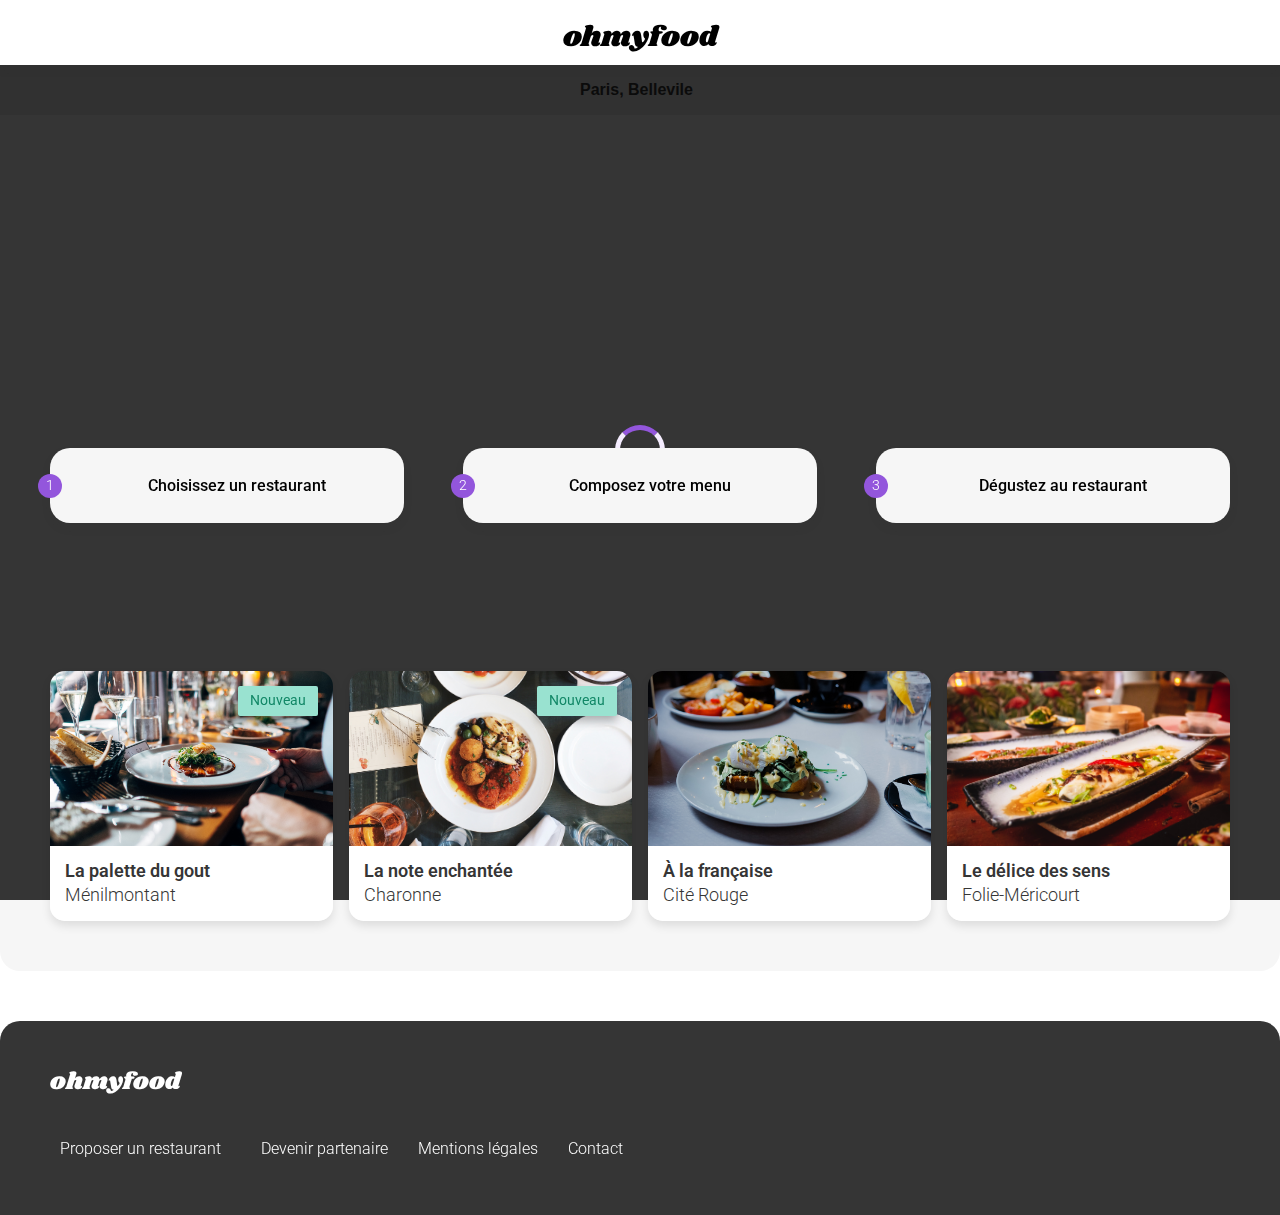
<file: index.html>
<!DOCTYPE html>
<html lang="fr">
    <head>
        <meta charset="utf-8">
        <title>Oh My Food</title>
        <meta name="description" content="">
        <meta name="viewport" content="width=device-width, initial-scale=1">
        <link rel="stylesheet" href="css/header-footer.css">
        <link rel="stylesheet" href="css/general-styles.css">
        <link rel="stylesheet" href="css/index.css">
        <link rel="preconnect" href="https://fonts.gstatic.com">
        <link href="https://fonts.googleapis.com/css2?family=Roboto:wght@100;300;500;700;900&family=Shrikhand&display=swap" rel="stylesheet">
        <link rel="stylesheet" href="https://use.fontawesome.com/releases/v5.15.3/css/all.css" integrity="sha384-SZXxX4whJ79/gErwcOYf+zWLeJdY/qpuqC4cAa9rOGUstPomtqpuNWT9wdPEn2fk" crossorigin="anonymous">
    </head>
    <body>
        <div class="loader">
            <div class="loader__ring"></div>
        </div>
        <header>
            <div class="logo-container">
                <p class="logo">ohmyfood</p>
            </div>
        </header>

        <section class="hero">
            <form class="hero__form">
                <i class="fas fa-map-marker-alt"></i>
                <input type="text" placeholder="Paris, Bellevile" />
            </form>

            <div class="hero__intro">
                <h1>Réservez le menu qui vous convient</h1>
                <h2>Découvrez des restaurant d'exeption, séléctionnés par nos soins.</h2>
                <a href="#restaurants" class="hero__button">Explorer nos restaurants</a>
            </div>
        </section>

        <section class="fonction">
            <h3 class="titre">Fonctionnement</h3>
            <ul class="fonction__list">
                <li class="fonction__list-item">
                    <p class="fonction__number">1</p>
                    <i class="fas fa-mobile-alt fa-fw"></i>
                    <p class="fonction__titre">Choisissez un restaurant</p>
                </li>
                <li class="fonction__list-item">
                    <p class="fonction__number">2</p>
                    <i class="fas fa-list-ul fa-fw"></i>
                    <p class="fonction__titre">Composez votre menu</p>
                </li>
                <li class="fonction__list-item">
                    <p class="fonction__number">3</p>
                    <i class="fas fa-store fa-fw"></i>
                    <p class="fonction__titre">Dégustez au restaurant</p>
                </li>
            </ul>
        </section>

        <section id="restaurants" class="restaurants-cards">
            <h3 class="titre">Restaurants</h3>
            <ul class="restaurants-cards__list">
                <li class="restaurants-cards__list-item">
                    <p class="nouveau_tag">Nouveau</p>
                    <div class="heart">
                        <button class="heart__button">
                            <i class="far fa-heart heart__icon"></i>
                            <i class="fas fa-heart heart__icon--on-hover"></i>
                        </button>
                    </div>
                    <a href="la-palette-du-gout.html" class="restaurants-cards__content">
                        <img class="image1" src="images/restaurants/jay-wennington.jpg" alt="La palette du gout"/>
                        <div class="restaurants-cards__info">
                            <p class="restaurants-cards__text"><strong>La palette du gout</strong></p>
                            <p class="restaurants-cards__text">Ménilmontant</p>
                        </div>
                    </a>
                </li>
                <li class="restaurants-cards__list-item">
                    <p class="nouveau_tag">Nouveau</p>
                    <div class="heart">
                        <button class="heart__button">
                            <i class="far fa-heart heart__icon"></i>
                            <i class="fas fa-heart heart__icon--on-hover"></i>
                        </button>
                    </div>
                    <a href="la-note-enchantee.html" class="restaurants-cards__content">
                        <img class="image2" src="images/restaurants/stil.jpg" alt="La palette du gout"/>
                        <div class="restaurants-cards__info">
                            <p class="restaurants-cards__text"><strong>La note enchantée</strong></p>
                            <p class="restaurants-cards__text">Charonne</p>
                        </div>
                    </a>
                </li>
                <li class="restaurants-cards__list-item">
                    <div class="heart">
                        <button class="heart__button">
                            <i class="far fa-heart heart__icon"></i>
                            <i class="fas fa-heart heart__icon--on-hover"></i>
                        </button>
                    </div>
                    <a href="a-la-francaise.html" class="restaurants-cards__content">
                        <img class="image3" src="images/restaurants/toa-heftiba.jpg" alt="La palette du gout"/>
                        <div class="restaurants-cards__info">
                            <p class="restaurants-cards__text"><strong>À la française</strong></p>
                            <p class="restaurants-cards__text">Cité Rouge</p>
                        </div>
                    </a>
                </li>
                <li class="restaurants-cards__list-item">
                    <div class="heart">
                        <button class="heart__button">
                            <i class="far fa-heart heart__icon"></i>
                            <i class="fas fa-heart heart__icon--on-hover"></i>
                        </button>
                    </div>
                    <a href="le-delice-des-sens.html" class="restaurants-cards__content">
                        <img class="image4" src="images/restaurants/louis-hansel-shotsoflouis.jpg" alt="Le délice des sens"/>
                        <div class="restaurants-cards__info">
                            <p class="restaurants-cards__text"><strong>Le délice des sens</strong></p>
                            <p class="restaurants-cards__text">Folie-Méricourt</p>
                        </div>
                    </a>
                </li>
            </ul>
        </section>

        <footer>
            <div class="logo-container">
                <p class="logo">ohmyfood</p>
            </div>
            <ul class="footer-nav">
                <li class="footer-nav__list-item">
                    <i class="fas fa-utensils fa-fw"></i>
                    <a>Proposer un restaurant</a>
                </li>
                <li class="footer-nav__list-item">
                    <i class="fas fa-hands-helping fa-fw"></i>
                    <a>Devenir partenaire</a>
                </li>
                <li class="footer-nav__list-item">
                    <a>Mentions légales</a>
                </li>
                <li class="footer-nav__list-item">
                    <a href="mailto:info@ohmyfood.com">Contact</a>
                </li>
            </ul>
        </footer>
        
    </body>
</html>
</file>
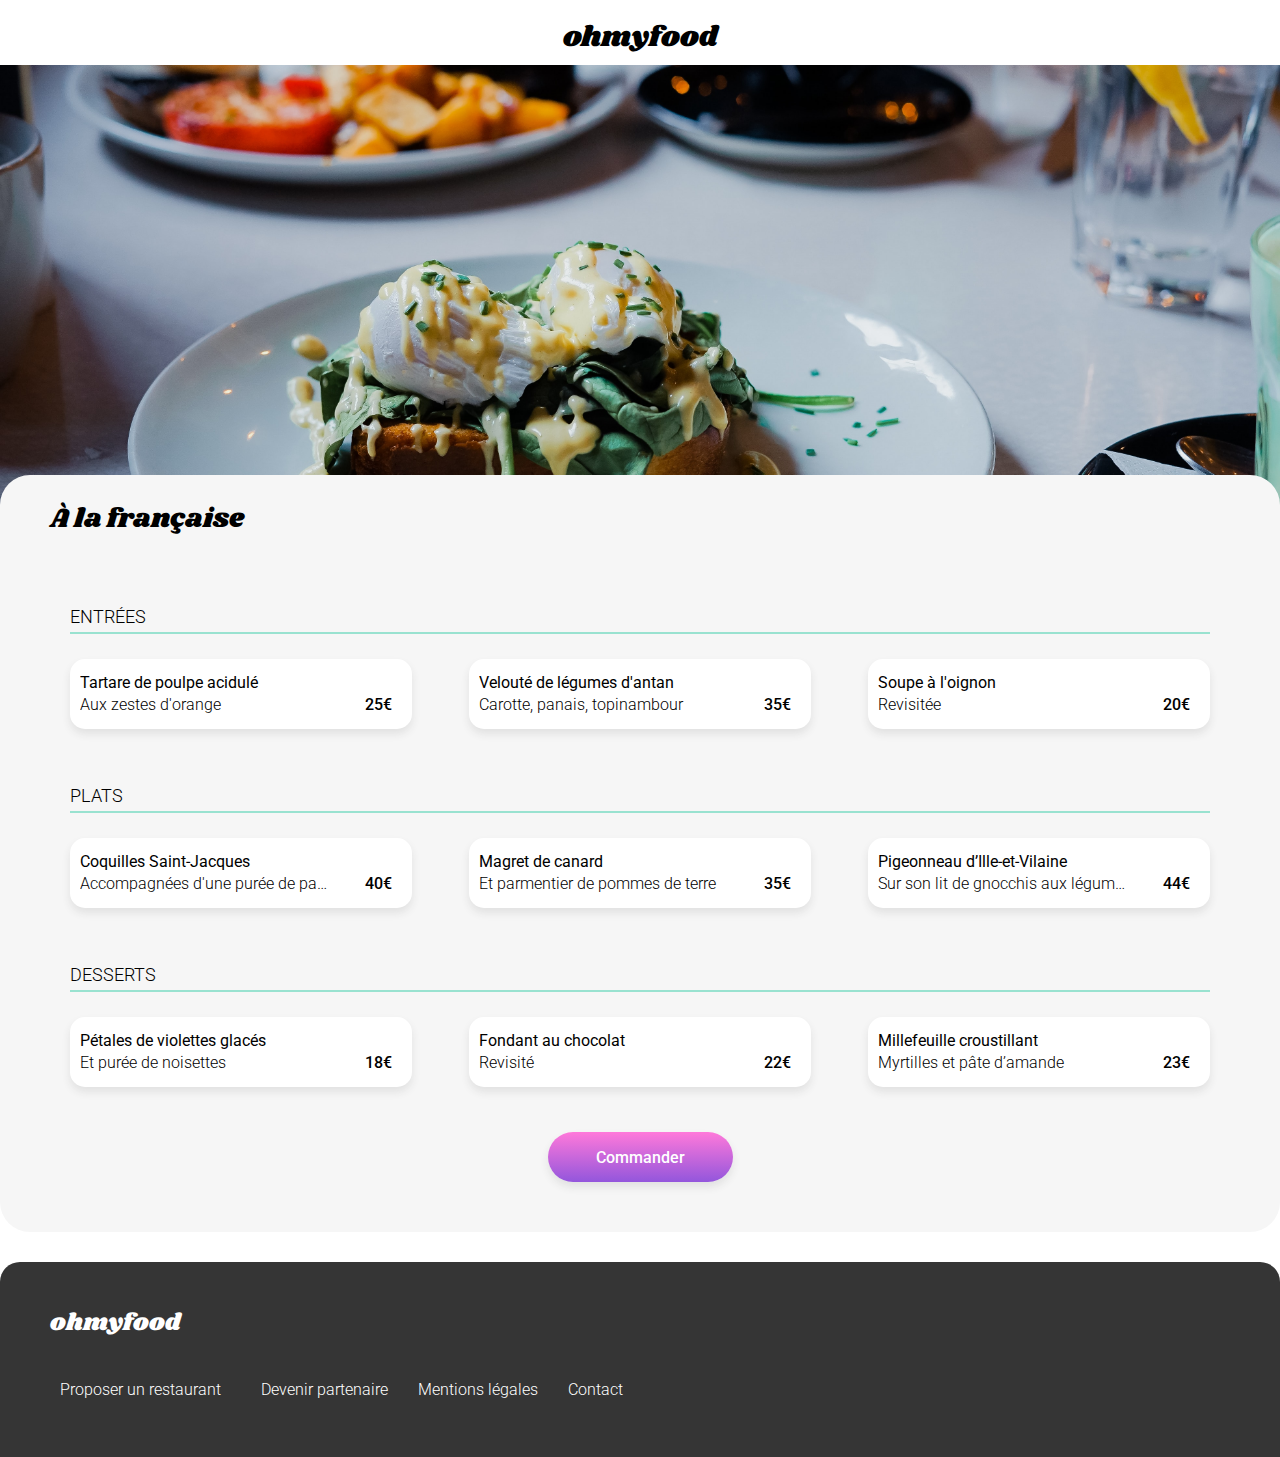
<file: a-la-francaise.html>
<!DOCTYPE html>
<html lang="fr">
    <head>
        <meta charset="utf-8">
        <title>Oh My Food</title>
        <meta name="description" content="">
        <meta name="viewport" content="width=device-width, initial-scale=1">
        <link rel="stylesheet" href="css/header-footer.css">
        <link rel="stylesheet" href="css/general-styles.css">
        <link rel="stylesheet" href="css/general-pages.css">
        <link rel="preconnect" href="https://fonts.gstatic.com">
        <link href="https://fonts.googleapis.com/css2?family=Roboto:wght@100;300;500;700;900&family=Shrikhand&display=swap" rel="stylesheet">
        <link rel="stylesheet" href="https://use.fontawesome.com/releases/v5.15.3/css/all.css" integrity="sha384-SZXxX4whJ79/gErwcOYf+zWLeJdY/qpuqC4cAa9rOGUstPomtqpuNWT9wdPEn2fk" crossorigin="anonymous">
    </head>
    <body>
        <header>
            <a class="back-btn" href="index.html"><i class="fas fa-arrow-left"></i></a>
            <div class="logo-container">
                <p class="logo">ohmyfood</p>
            </div>
        </header>

        <section class="hero">
            <div class="hero__image">
                <img src="images/restaurants/toa-heftiba.jpg" alt="À la française restaurant" />
            </div>
            <div class="restaurant__heading">
                <div class="heart">
                    <button class="heart__button">
                        <i class="far fa-heart heart__icon"></i>
                        <i class="fas fa-heart heart__icon--on-hover"></i>
                    </button>
                </div>
                <h1 class="restaurant__titre">À la française</h1>
            </div>
        </section>

        <section class="restaurant-menu">
            <ul class="restaurant-menu__list">

                <li class="restaurant-menu__category"><h2>Entrées</h2></li>
                <li class="restaurant-menu__list-item">
                    <p class="restaurant-menu__title"><strong>Tartare de poulpe acidulé</strong></p>
                    <div class="restaurant-menu__content">
                        <p class="restaurant-menu__description">
                            Aux zestes d'orange
                        </p>
                        <p class="restaurant-menu__price">
                            25€
                        </p>
                    </div>
                    <div class="restaurant-menu__checkmark">
                        <i class="fas fa-check"></i>
                    </div>
                </li>
                <li class="restaurant-menu__list-item">
                    <p class="restaurant-menu__title"><strong>Velouté de légumes d'antan</strong></p>
                    <div class="restaurant-menu__content">
                        <p class="restaurant-menu__description">
                            Carotte, panais, topinambour
                        </p>
                        <p class="restaurant-menu__price">
                            35€
                        </p>
                    </div>
                    <div class="restaurant-menu__checkmark">
                        <i class="fas fa-check"></i>
                    </div>
                </li>
                <li class="restaurant-menu__list-item">
                    <p class="restaurant-menu__title"><strong>Soupe à l'oignon</strong></p>
                    <div class="restaurant-menu__content">
                        <p class="restaurant-menu__description">
                            Revisitée
                        </p>
                        <p class="restaurant-menu__price">
                            20€
                        </p>
                    </div>
                    <div class="restaurant-menu__checkmark">
                        <i class="fas fa-check"></i>
                    </div>
                </li>

                <li class="restaurant-menu__category restaurant-menu__category--top-space"><h2>Plats</h2></li>
                <li class="restaurant-menu__list-item">
                    <p class="restaurant-menu__title"><strong>Coquilles Saint-Jacques</strong></p>
                    <div class="restaurant-menu__content">
                        <p class="restaurant-menu__description">
                            Accompagnées d'une purée de panais
                        </p>
                        <p class="restaurant-menu__price">
                            40€
                        </p>
                    </div>
                    <div class="restaurant-menu__checkmark">
                        <i class="fas fa-check"></i>
                    </div>
                </li>
                <li class="restaurant-menu__list-item">
                    <p class="restaurant-menu__title"><strong>Magret de canard</strong></p>
                    <div class="restaurant-menu__content">
                        <p class="restaurant-menu__description">
                            Et parmentier de pommes de terre
                        </p>
                        <p class="restaurant-menu__price">
                            35€
                        </p>
                    </div>
                    <div class="restaurant-menu__checkmark">
                        <i class="fas fa-check"></i>
                    </div>
                </li>
                <li class="restaurant-menu__list-item">
                    <p class="restaurant-menu__title"><strong>Pigeonneau d’Ille-et-Vilaine</strong></p>
                    <div class="restaurant-menu__content">
                        <p class="restaurant-menu__description">
                            Sur son lit de gnocchis aux légumes
                        </p>
                        <p class="restaurant-menu__price">
                            44€
                        </p>
                    </div>
                    <div class="restaurant-menu__checkmark">
                        <i class="fas fa-check"></i>
                    </div>
                </li>

                <li class="restaurant-menu__category restaurant-menu__category--top-space"><h2>Desserts</h2></li>
                <li class="restaurant-menu__list-item">
                    <p class="restaurant-menu__title"><strong>Pétales de violettes glacés</strong></p>
                    <div class="restaurant-menu__content">
                        <p class="restaurant-menu__description">
                            Et purée de noisettes
                        </p>
                        <p class="restaurant-menu__price">
                            18€
                        </p>
                    </div>
                    <div class="restaurant-menu__checkmark">
                        <i class="fas fa-check"></i>
                    </div>
                </li>
                <li class="restaurant-menu__list-item">
                    <p class="restaurant-menu__title"><strong>Fondant au chocolat</strong></p>
                    <div class="restaurant-menu__content">
                        <p class="restaurant-menu__description">
                            Revisité
                        </p>
                        <p class="restaurant-menu__price">
                            22€
                        </p>
                    </div>
                    <div class="restaurant-menu__checkmark">
                        <i class="fas fa-check"></i>
                    </div>
                </li>
                <li class="restaurant-menu__list-item">
                    <p class="restaurant-menu__title"><strong>Millefeuille croustillant</strong></p>
                    <div class="restaurant-menu__content">
                        <p class="restaurant-menu__description">
                            Myrtilles et pâte d’amande
                        </p>
                        <p class="restaurant-menu__price">
                            23€
                        </p>
                    </div>
                    <div class="restaurant-menu__checkmark">
                        <i class="fas fa-check"></i>
                    </div>
                </li>
            </ul>

            <button class="hero__button">Commander</button>

        </section>
        

        <footer>
            <div class="logo-container">
                <p class="logo">ohmyfood</p>
            </div>
            <ul class="footer-nav">
                <li class="footer-nav__list-item">
                    <i class="fas fa-utensils fa-fw"></i>
                    <a>Proposer un restaurant</a>
                </li>
                <li class="footer-nav__list-item">
                    <i class="fas fa-hands-helping fa-fw"></i>
                    <a>Devenir partenaire</a>
                </li>
                <li class="footer-nav__list-item">
                    <a>Mentions légales</a>
                </li>
                <li class="footer-nav__list-item">
                    <a href="mailto:info@ohmyfood.com">Contact</a>
                </li>
            </ul>
        </footer>
        
        
    </body>
</html>
</file>
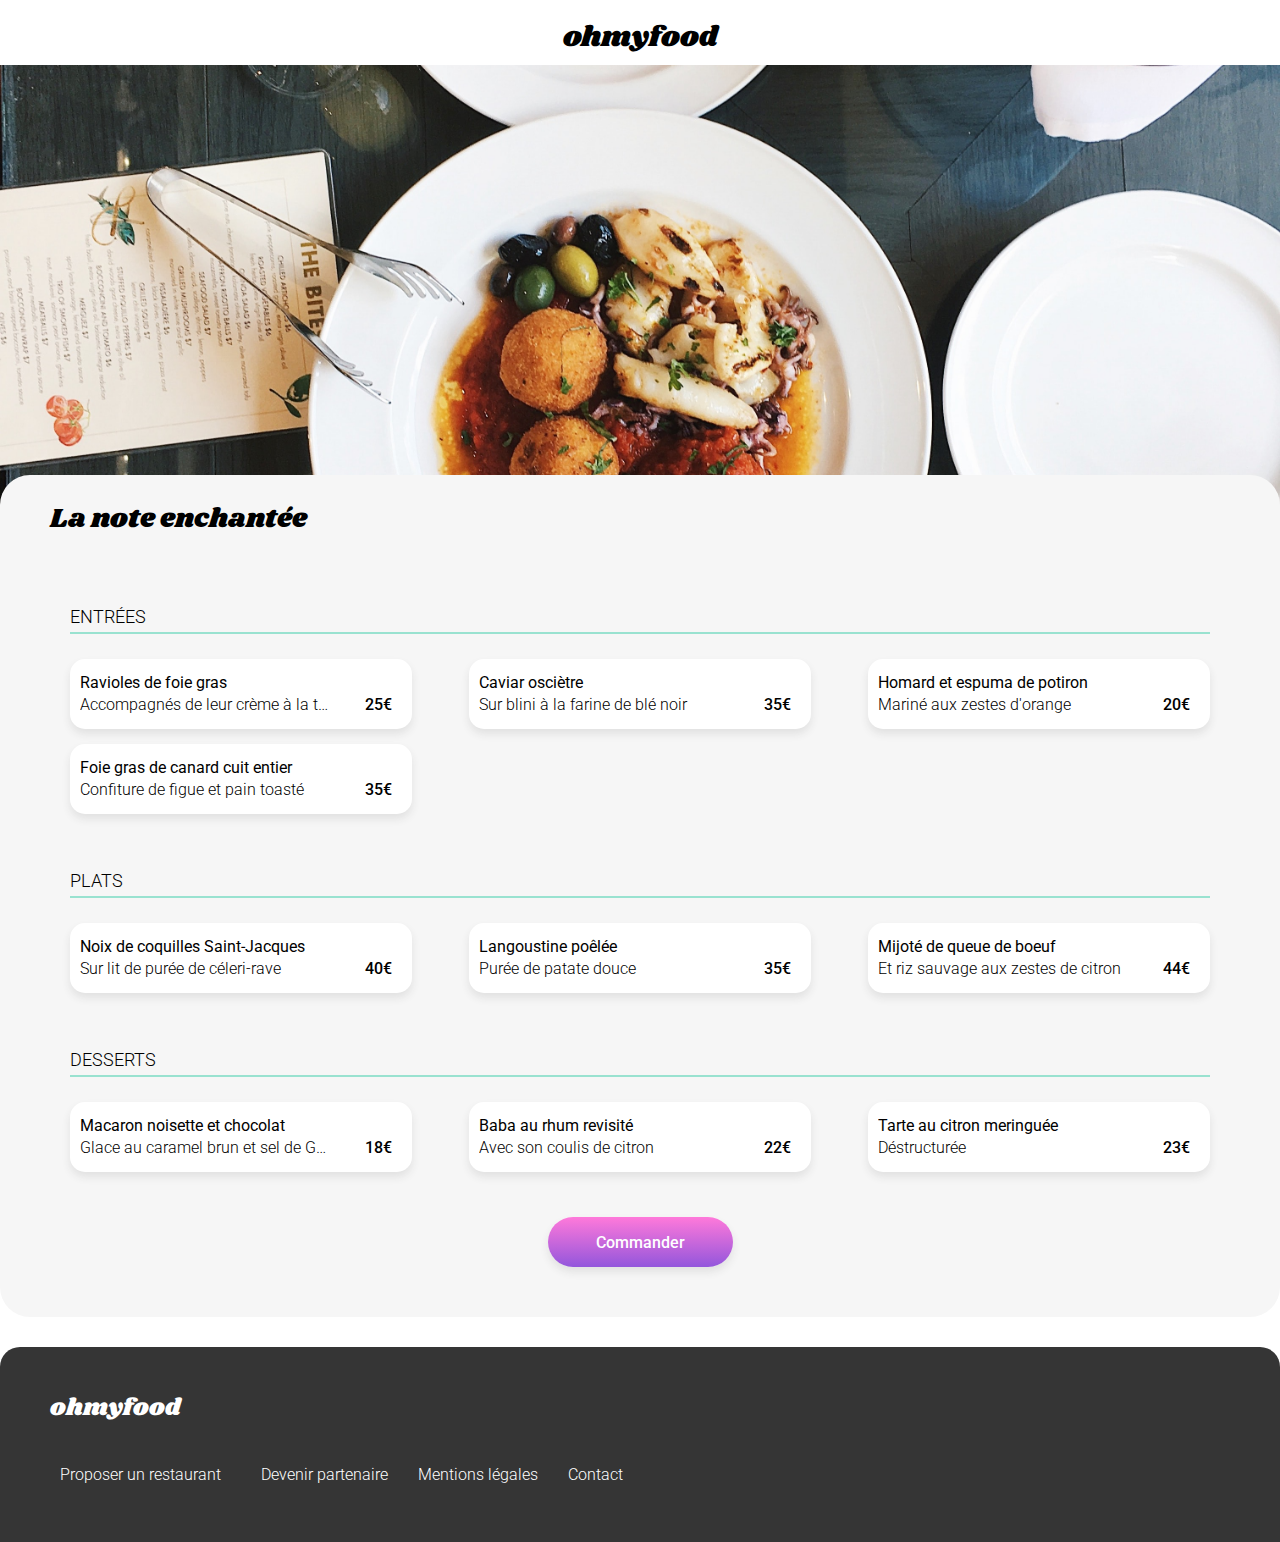
<file: la-note-enchantee.html>
<!DOCTYPE html>
<html lang="fr">
    <head>
        <meta charset="utf-8">
        <title>Oh My Food</title>
        <meta name="description" content="">
        <meta name="viewport" content="width=device-width, initial-scale=1">
        <link rel="stylesheet" href="css/header-footer.css">
        <link rel="stylesheet" href="css/general-styles.css">
        <link rel="stylesheet" href="css/general-pages.css">
        <link rel="preconnect" href="https://fonts.gstatic.com">
        <link href="https://fonts.googleapis.com/css2?family=Roboto:wght@100;300;500;700;900&family=Shrikhand&display=swap" rel="stylesheet">
        <link rel="stylesheet" href="https://use.fontawesome.com/releases/v5.15.3/css/all.css" integrity="sha384-SZXxX4whJ79/gErwcOYf+zWLeJdY/qpuqC4cAa9rOGUstPomtqpuNWT9wdPEn2fk" crossorigin="anonymous">
    </head>
    <body>
        <header>
            <a class="back-btn" href="index.html"><i class="fas fa-arrow-left"></i></a>
            <div class="logo-container">
                <p class="logo">ohmyfood</p>
            </div>
        </header>

        <section class="hero">
            <div class="hero__image">
                <img src="images/restaurants/stil.jpg" alt="La note enchantée restaurant" />
            </div>
            <div class="restaurant__heading">
                <div class="heart">
                    <button class="heart__button">
                        <i class="far fa-heart heart__icon"></i>
                        <i class="fas fa-heart heart__icon--on-hover"></i>
                    </button>
                </div>
                <h1 class="restaurant__titre">La note enchantée</h1>
            </div>
        </section>

        <section class="restaurant-menu">
            <ul class="restaurant-menu__list">

                <li class="restaurant-menu__category"><h2>Entrées</h2></li>
                <li class="restaurant-menu__list-item">
                    <p class="restaurant-menu__title"><strong>Ravioles de foie gras</strong></p>
                    <div class="restaurant-menu__content">
                        <p class="restaurant-menu__description">
                            Accompagnés de leur crème à la truffe
                        </p>
                        <p class="restaurant-menu__price">
                            25€
                        </p>
                    </div>
                    <div class="restaurant-menu__checkmark">
                        <i class="fas fa-check"></i>
                    </div>
                </li>
                <li class="restaurant-menu__list-item">
                    <p class="restaurant-menu__title"><strong>Caviar osciètre</strong></p>
                    <div class="restaurant-menu__content">
                        <p class="restaurant-menu__description">
                            Sur blini à la farine de blé noir
                        </p>
                        <p class="restaurant-menu__price">
                            35€
                        </p>
                    </div>
                    <div class="restaurant-menu__checkmark">
                        <i class="fas fa-check"></i>
                    </div>
                </li>
                <li class="restaurant-menu__list-item">
                    <p class="restaurant-menu__title"><strong>Homard et espuma de potiron</strong></p>
                    <div class="restaurant-menu__content">
                        <p class="restaurant-menu__description">
                            Mariné aux zestes d'orange
                        </p>
                        <p class="restaurant-menu__price">
                            20€
                        </p>
                    </div>
                    <div class="restaurant-menu__checkmark">
                        <i class="fas fa-check"></i>
                    </div>
                </li>
                <li class="restaurant-menu__list-item">
                    <p class="restaurant-menu__title"><strong>Foie gras de canard cuit entier</strong></p>
                    <div class="restaurant-menu__content">
                        <p class="restaurant-menu__description">
                            Confiture de figue et pain toasté
                        </p>
                        <p class="restaurant-menu__price">
                            35€
                        </p>
                    </div>
                    <div class="restaurant-menu__checkmark">
                        <i class="fas fa-check"></i>
                    </div>
                </li>

                <li class="restaurant-menu__category restaurant-menu__category--top-space"><h2>Plats</h2></li>
                <li class="restaurant-menu__list-item">
                    <p class="restaurant-menu__title"><strong>Noix de coquilles Saint-Jacques</strong></p>
                    <div class="restaurant-menu__content">
                        <p class="restaurant-menu__description">
                            Sur lit de purée de céleri-rave
                        </p>
                        <p class="restaurant-menu__price">
                            40€
                        </p>
                    </div>
                    <div class="restaurant-menu__checkmark">
                        <i class="fas fa-check"></i>
                    </div>
                </li>
                <li class="restaurant-menu__list-item">
                    <p class="restaurant-menu__title"><strong>Langoustine poêlée</strong></p>
                    <div class="restaurant-menu__content">
                        <p class="restaurant-menu__description">
                            Purée de patate douce
                        </p>
                        <p class="restaurant-menu__price">
                            35€
                        </p>
                    </div>
                    <div class="restaurant-menu__checkmark">
                        <i class="fas fa-check"></i>
                    </div>
                </li>
                <li class="restaurant-menu__list-item">
                    <p class="restaurant-menu__title"><strong>Mijoté de queue de boeuf</strong></p>
                    <div class="restaurant-menu__content">
                        <p class="restaurant-menu__description">
                            Et riz sauvage aux zestes de citron
                        </p>
                        <p class="restaurant-menu__price">
                            44€
                        </p>
                    </div>
                    <div class="restaurant-menu__checkmark">
                        <i class="fas fa-check"></i>
                    </div>
                </li>

                <li class="restaurant-menu__category restaurant-menu__category--top-space"><h2>Desserts</h2></li>
                <li class="restaurant-menu__list-item">
                    <p class="restaurant-menu__title"><strong>Macaron noisette et chocolat</strong></p>
                    <div class="restaurant-menu__content">
                        <p class="restaurant-menu__description">
                            Glace au caramel brun et sel de Guérande
                        </p>
                        <p class="restaurant-menu__price">
                            18€
                        </p>
                    </div>
                    <div class="restaurant-menu__checkmark">
                        <i class="fas fa-check"></i>
                    </div>
                </li>
                <li class="restaurant-menu__list-item">
                    <p class="restaurant-menu__title"><strong>Baba au rhum revisité</strong></p>
                    <div class="restaurant-menu__content">
                        <p class="restaurant-menu__description">
                            Avec son coulis de citron
                        </p>
                        <p class="restaurant-menu__price">
                            22€
                        </p>
                    </div>
                    <div class="restaurant-menu__checkmark">
                        <i class="fas fa-check"></i>
                    </div>
                </li>
                <li class="restaurant-menu__list-item">
                    <p class="restaurant-menu__title"><strong>Tarte au citron meringuée</strong></p>
                    <div class="restaurant-menu__content">
                        <p class="restaurant-menu__description">
                            Déstructurée
                        </p>
                        <p class="restaurant-menu__price">
                            23€
                        </p>
                    </div>
                    <div class="restaurant-menu__checkmark">
                        <i class="fas fa-check"></i>
                    </div>
                </li>
            </ul>

            <button class="hero__button">Commander</button>

        </section>
        

        <footer>
            <div class="logo-container">
                <p class="logo">ohmyfood</p>
            </div>
            <ul class="footer-nav">
                <li class="footer-nav__list-item">
                    <i class="fas fa-utensils fa-fw"></i>
                    <a>Proposer un restaurant</a>
                </li>
                <li class="footer-nav__list-item">
                    <i class="fas fa-hands-helping fa-fw"></i>
                    <a>Devenir partenaire</a>
                </li>
                <li class="footer-nav__list-item">
                    <a>Mentions légales</a>
                </li>
                <li class="footer-nav__list-item">
                    <a href="mailto:info@ohmyfood.com">Contact</a>
                </li>
            </ul>
        </footer>
        
        
    </body>
</html>
</file>
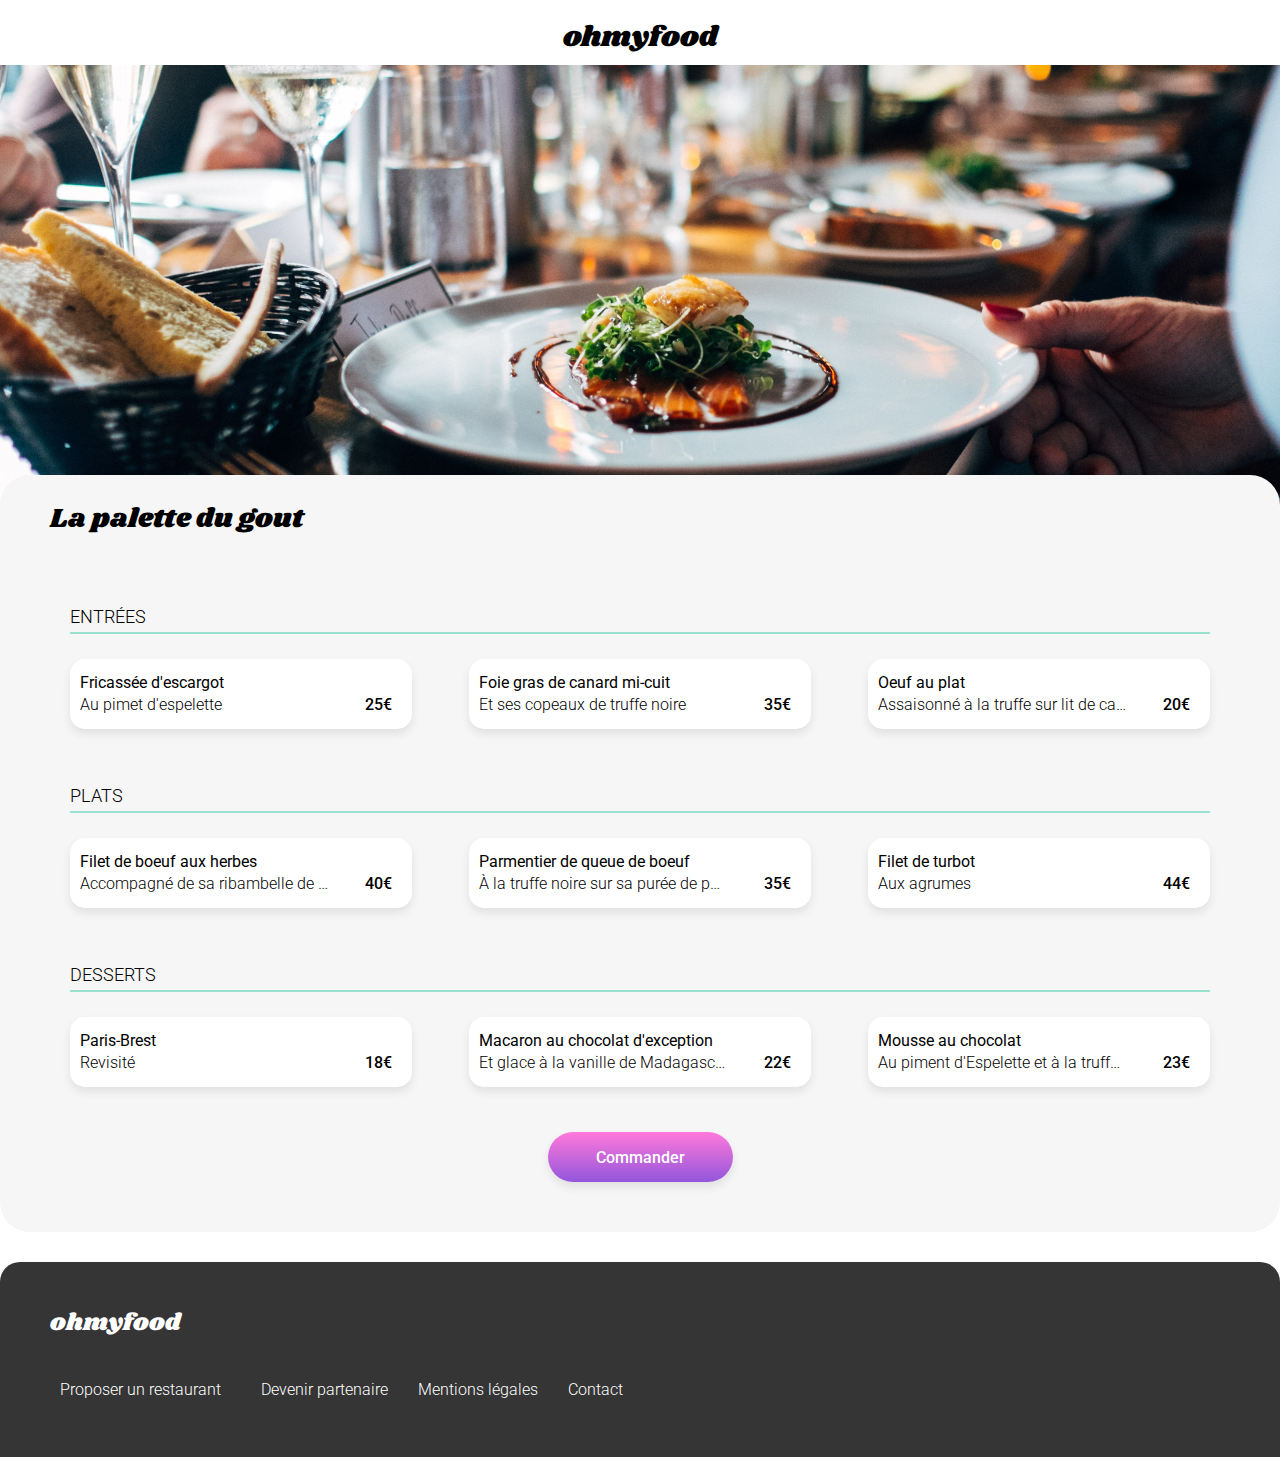
<file: la-palette-du-gout.html>
<!DOCTYPE html>
<html lang="fr">
    <head>
        <meta charset="utf-8">
        <title>Oh My Food</title>
        <meta name="description" content="">
        <meta name="viewport" content="width=device-width, initial-scale=1">
        <link rel="stylesheet" href="css/header-footer.css">
        <link rel="stylesheet" href="css/general-styles.css">
        <link rel="stylesheet" href="css/general-pages.css">
        <link rel="preconnect" href="https://fonts.gstatic.com">
        <link href="https://fonts.googleapis.com/css2?family=Roboto:wght@100;300;500;700;900&family=Shrikhand&display=swap" rel="stylesheet">
        <link rel="stylesheet" href="https://use.fontawesome.com/releases/v5.15.3/css/all.css" integrity="sha384-SZXxX4whJ79/gErwcOYf+zWLeJdY/qpuqC4cAa9rOGUstPomtqpuNWT9wdPEn2fk" crossorigin="anonymous">
    </head>
    <body>
        <header>
            <a class="back-btn" href="index.html"><i class="fas fa-arrow-left"></i></a>
            <div class="logo-container">
                <p class="logo">ohmyfood</p>
            </div>
        </header>

        <section class="hero">
            <div class="hero__image">
                <img src="images/restaurants/jay-wennington.jpg" alt="La palette du gout restaurant" />
            </div>
            <div class="restaurant__heading">
                <div class="heart">
                    <button class="heart__button">
                        <i class="far fa-heart heart__icon"></i>
                        <i class="fas fa-heart heart__icon--on-hover"></i>
                    </button>
                </div>
                <h1 class="restaurant__titre">La palette du gout</h1>
            </div>
        </section>

        <section class="restaurant-menu">
            <ul class="restaurant-menu__list">

                <li class="restaurant-menu__category"><h2>Entrées</h2></li>
                <li class="restaurant-menu__list-item">
                    <p class="restaurant-menu__title"><strong>Fricassée d'escargot</strong></p>
                    <div class="restaurant-menu__content">
                        <p class="restaurant-menu__description">
                            Au pimet d'espelette
                        </p>
                        <p class="restaurant-menu__price">
                            25€
                        </p>
                    </div>
                    <div class="restaurant-menu__checkmark">
                        <i class="fas fa-check"></i>
                    </div>
                </li>
                <li class="restaurant-menu__list-item">
                    <p class="restaurant-menu__title"><strong>Foie gras de canard mi-cuit</strong></p>
                    <div class="restaurant-menu__content">
                        <p class="restaurant-menu__description">
                            Et ses copeaux de truffe noire
                        </p>
                        <p class="restaurant-menu__price">
                            35€
                        </p>
                    </div>
                    <div class="restaurant-menu__checkmark">
                        <i class="fas fa-check"></i>
                    </div>
                </li>
                <li class="restaurant-menu__list-item">
                    <p class="restaurant-menu__title"><strong>Oeuf au plat</strong></p>
                    <div class="restaurant-menu__content">
                        <p class="restaurant-menu__description">
                            Assaisonné à la truffe sur lit de caviar
                        </p>
                        <p class="restaurant-menu__price">
                            20€
                        </p>
                    </div>
                    <div class="restaurant-menu__checkmark">
                        <i class="fas fa-check"></i>
                    </div>
                </li>

                <li class="restaurant-menu__category restaurant-menu__category--top-space"><h2>Plats</h2></li>
                <li class="restaurant-menu__list-item">
                    <p class="restaurant-menu__title"><strong>Filet de boeuf aux herbes</strong></p>
                    <div class="restaurant-menu__content">
                        <p class="restaurant-menu__description">
                            Accompagné de sa ribambelle de légumes
                        </p>
                        <p class="restaurant-menu__price">
                            40€
                        </p>
                    </div>
                    <div class="restaurant-menu__checkmark">
                        <i class="fas fa-check"></i>
                    </div>
                </li>
                <li class="restaurant-menu__list-item">
                    <p class="restaurant-menu__title"><strong>Parmentier de queue de boeuf</strong></p>
                    <div class="restaurant-menu__content">
                        <p class="restaurant-menu__description">
                            À la truffe noire sur sa purée de panais
                        </p>
                        <p class="restaurant-menu__price">
                            35€
                        </p>
                    </div>
                    <div class="restaurant-menu__checkmark">
                        <i class="fas fa-check"></i>
                    </div>
                </li>
                <li class="restaurant-menu__list-item">
                    <p class="restaurant-menu__title"><strong>Filet de turbot</strong></p>
                    <div class="restaurant-menu__content">
                        <p class="restaurant-menu__description">
                            Aux agrumes
                        </p>
                        <p class="restaurant-menu__price">
                            44€
                        </p>
                    </div>
                    <div class="restaurant-menu__checkmark">
                        <i class="fas fa-check"></i>
                    </div>
                </li>

                <li class="restaurant-menu__category restaurant-menu__category--top-space"><h2>Desserts</h2></li>
                <li class="restaurant-menu__list-item">
                    <p class="restaurant-menu__title"><strong>Paris-Brest</strong></p>
                    <div class="restaurant-menu__content">
                        <p class="restaurant-menu__description">
                            Revisité
                        </p>
                        <p class="restaurant-menu__price">
                            18€
                        </p>
                    </div>
                    <div class="restaurant-menu__checkmark">
                        <i class="fas fa-check"></i>
                    </div>
                </li>
                <li class="restaurant-menu__list-item">
                    <p class="restaurant-menu__title"><strong>Macaron au chocolat d'exception</strong></p>
                    <div class="restaurant-menu__content">
                        <p class="restaurant-menu__description">
                            Et glace à la vanille de Madagascar
                        </p>
                        <p class="restaurant-menu__price">
                            22€
                        </p>
                    </div>
                    <div class="restaurant-menu__checkmark">
                        <i class="fas fa-check"></i>
                    </div>
                </li>
                <li class="restaurant-menu__list-item">
                    <p class="restaurant-menu__title"><strong>Mousse au chocolat</strong></p>
                    <div class="restaurant-menu__content">
                        <p class="restaurant-menu__description">
                            Au piment d'Espelette et à la truffe noire
                        </p>
                        <p class="restaurant-menu__price">
                            23€
                        </p>
                    </div>
                    <div class="restaurant-menu__checkmark">
                        <i class="fas fa-check"></i>
                    </div>
                </li>
            </ul>

            <button class="hero__button">Commander</button>

        </section>
        

        <footer>
            <div class="logo-container">
                <p class="logo">ohmyfood</p>
            </div>
            <ul class="footer-nav">
                <li class="footer-nav__list-item">
                    <i class="fas fa-utensils fa-fw"></i>
                    <a>Proposer un restaurant</a>
                </li>
                <li class="footer-nav__list-item">
                    <i class="fas fa-hands-helping fa-fw"></i>
                    <a>Devenir partenaire</a>
                </li>
                <li class="footer-nav__list-item">
                    <a>Mentions légales</a>
                </li>
                <li class="footer-nav__list-item">
                    <a href="mailto:info@ohmyfood.com">Contact</a>
                </li>
            </ul>
        </footer>
        
    </body>
</html>
</file>
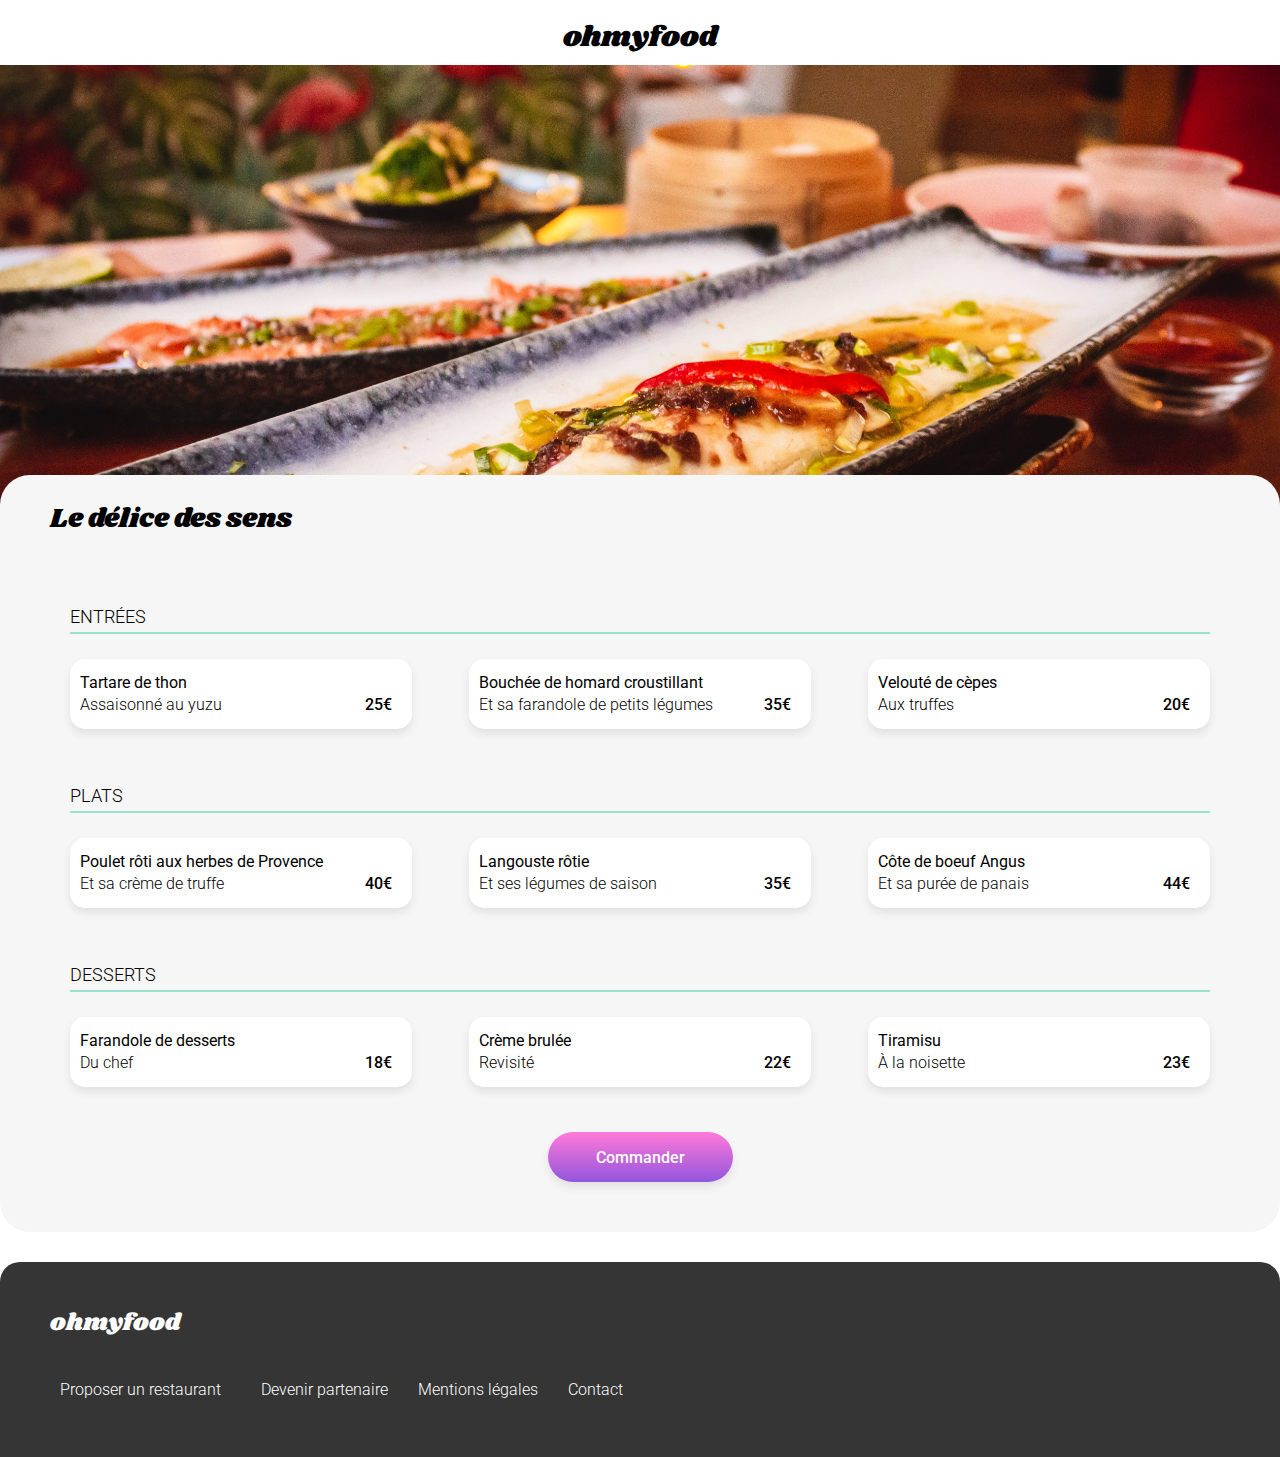
<file: le-delice-des-sens.html>
<!DOCTYPE html>
<html lang="fr">
    <head>
        <meta charset="utf-8">
        <title>Oh My Food</title>
        <meta name="description" content="">
        <meta name="viewport" content="width=device-width, initial-scale=1">
        <link rel="stylesheet" href="css/header-footer.css">
        <link rel="stylesheet" href="css/general-styles.css">
        <link rel="stylesheet" href="css/general-pages.css">
        <link rel="preconnect" href="https://fonts.gstatic.com">
        <link href="https://fonts.googleapis.com/css2?family=Roboto:wght@100;300;500;700;900&family=Shrikhand&display=swap" rel="stylesheet">
        <link rel="stylesheet" href="https://use.fontawesome.com/releases/v5.15.3/css/all.css" integrity="sha384-SZXxX4whJ79/gErwcOYf+zWLeJdY/qpuqC4cAa9rOGUstPomtqpuNWT9wdPEn2fk" crossorigin="anonymous">
    </head>
    <body>
        <header>
            <a class="back-btn" href="index.html"><i class="fas fa-arrow-left"></i></a>
            <div class="logo-container">
                <p class="logo">ohmyfood</p>
            </div>
        </header>

        <section class="hero">
            <div class="hero__image">
                <img src="images/restaurants/louis-hansel-shotsoflouis.jpg" alt="Le délice des sens restaurant" />
            </div>
            <div class="restaurant__heading">
                <div class="heart">
                    <button class="heart__button">
                        <i class="far fa-heart heart__icon"></i>
                        <i class="fas fa-heart heart__icon--on-hover"></i>
                    </button>
                </div>
                <h1 class="restaurant__titre">Le délice des sens</h1>
            </div>
        </section>

        <section class="restaurant-menu">
            <ul class="restaurant-menu__list">

                <li class="restaurant-menu__category"><h2>Entrées</h2></li>
                <li class="restaurant-menu__list-item">
                    <p class="restaurant-menu__title"><strong>Tartare de thon</strong></p>
                    <div class="restaurant-menu__content">
                        <p class="restaurant-menu__description">
                            Assaisonné au yuzu
                        </p>
                        <p class="restaurant-menu__price">
                            25€
                        </p>
                    </div>
                    <div class="restaurant-menu__checkmark">
                        <i class="fas fa-check"></i>
                    </div>
                </li>
                <li class="restaurant-menu__list-item">
                    <p class="restaurant-menu__title"><strong>Bouchée de homard croustillant</strong></p>
                    <div class="restaurant-menu__content">
                        <p class="restaurant-menu__description">
                            Et sa farandole de petits légumes
                        </p>
                        <p class="restaurant-menu__price">
                            35€
                        </p>
                    </div>
                    <div class="restaurant-menu__checkmark">
                        <i class="fas fa-check"></i>
                    </div>
                </li>
                <li class="restaurant-menu__list-item">
                    <p class="restaurant-menu__title"><strong>Velouté de cèpes</strong></p>
                    <div class="restaurant-menu__content">
                        <p class="restaurant-menu__description">
                            Aux truffes
                        </p>
                        <p class="restaurant-menu__price">
                            20€
                        </p>
                    </div>
                    <div class="restaurant-menu__checkmark">
                        <i class="fas fa-check"></i>
                    </div>
                </li>

                <li class="restaurant-menu__category restaurant-menu__category--top-space"><h2>Plats</h2></li>
                <li class="restaurant-menu__list-item">
                    <p class="restaurant-menu__title"><strong>Poulet rôti aux herbes de Provence</strong></p>
                    <div class="restaurant-menu__content">
                        <p class="restaurant-menu__description">
                            Et sa crème de truffe
                        </p>
                        <p class="restaurant-menu__price">
                            40€
                        </p>
                    </div>
                    <div class="restaurant-menu__checkmark">
                        <i class="fas fa-check"></i>
                    </div>
                </li>
                <li class="restaurant-menu__list-item">
                    <p class="restaurant-menu__title"><strong>Langouste rôtie</strong></p>
                    <div class="restaurant-menu__content">
                        <p class="restaurant-menu__description">
                            Et ses légumes de saison
                        </p>
                        <p class="restaurant-menu__price">
                            35€
                        </p>
                    </div>
                    <div class="restaurant-menu__checkmark">
                        <i class="fas fa-check"></i>
                    </div>
                </li>
                <li class="restaurant-menu__list-item">
                    <p class="restaurant-menu__title"><strong>Côte de boeuf Angus</strong></p>
                    <div class="restaurant-menu__content">
                        <p class="restaurant-menu__description">
                            Et sa purée de panais
                        </p>
                        <p class="restaurant-menu__price">
                            44€
                        </p>
                    </div>
                    <div class="restaurant-menu__checkmark">
                        <i class="fas fa-check"></i>
                    </div>
                </li>

                <li class="restaurant-menu__category restaurant-menu__category--top-space"><h2>Desserts</h2></li>
                <li class="restaurant-menu__list-item">
                    <p class="restaurant-menu__title"><strong>Farandole de desserts</strong></p>
                    <div class="restaurant-menu__content">
                        <p class="restaurant-menu__description">
                            Du chef
                        </p>
                        <p class="restaurant-menu__price">
                            18€
                        </p>
                    </div>
                    <div class="restaurant-menu__checkmark">
                        <i class="fas fa-check"></i>
                    </div>
                </li>
                <li class="restaurant-menu__list-item">
                    <p class="restaurant-menu__title"><strong>Crème brulée</strong></p>
                    <div class="restaurant-menu__content">
                        <p class="restaurant-menu__description">
                            Revisité
                        </p>
                        <p class="restaurant-menu__price">
                            22€
                        </p>
                    </div>
                    <div class="restaurant-menu__checkmark">
                        <i class="fas fa-check"></i>
                    </div>
                </li>
                <li class="restaurant-menu__list-item">
                    <p class="restaurant-menu__title"><strong>Tiramisu</strong></p>
                    <div class="restaurant-menu__content">
                        <p class="restaurant-menu__description">
                            À la noisette
                        </p>
                        <p class="restaurant-menu__price">
                            23€
                        </p>
                    </div>
                    <div class="restaurant-menu__checkmark">
                        <i class="fas fa-check"></i>
                    </div>
                </li>
            </ul>

            <button class="hero__button">Commander</button>

        </section>
        

        <footer>
            <div class="logo-container">
                <p class="logo">ohmyfood</p>
            </div>
            <ul class="footer-nav">
                <li class="footer-nav__list-item">
                    <i class="fas fa-utensils fa-fw"></i>
                    <a>Proposer un restaurant</a>
                </li>
                <li class="footer-nav__list-item">
                    <i class="fas fa-hands-helping fa-fw"></i>
                    <a>Devenir partenaire</a>
                </li>
                <li class="footer-nav__list-item">
                    <a>Mentions légales</a>
                </li>
                <li class="footer-nav__list-item">
                    <a href="mailto:info@ohmyfood.com">Contact</a>
                </li>
            </ul>
        </footer>
        
        
    </body>
</html>
</file>
<file: css/header-footer.css>
/*--------COLORS-------------*/
/*--------TYPOGRAPHY-----------*/
/*--------ANIMATION-----------------*/
/*---------MIXIN-----------------------*/
* {
  padding: 0;
  margin: 0;
  box-sizing: border-box;
}

h1, h3, h2, p, a {
  font-family: "Roboto", sans-serif;
  font-size: 1rem;
  line-height: 1.4rem;
  font-weight: 300;
}

h1, h3 {
  font-size: 1.5rem;
  line-height: 1.7rem;
  font-weight: 500;
}

h2 {
  font-size: 1.1rem;
  font-weight: 300;
  line-height: 1.5rem;
}

.restaurants-cards__text {
  font-size: 1.1rem;
  line-height: 1.5rem;
}

.restaurants-cards__text strong {
  font-weight: 600;
}

/*--HEADER----------------------------*/
header {
  width: 100%;
  height: 65px;
  display: flex;
  justify-content: center;
  align-items: center;
  background-color: white;
  position: relative;
  box-shadow: 0 5px 8px rgba(53, 53, 53, 0.1);
}

.logo-container {
  max-width: 170px;
  display: flex;
  align-items: center;
}

.logo-container p {
  font-family: "Shrikhand", cursive;
  font-size: 1.8rem;
  padding-top: 10px;
}

.logo-container--small {
  max-width: 100px;
}

.logo-container--small img {
  width: 100%;
}

/*-------FOOTER--------------*/
footer {
  background-color: #353535;
  padding: 30px 20px;
}

footer .logo-container p.logo {
  padding-top: 0;
  padding-bottom: 20px;
  color: white;
  font-size: 1.5rem;
}

.footer-nav {
  display: flex;
  flex-wrap: wrap;
}

.footer-nav__list-item {
  width: 100%;
  color: white;
  padding: 5px 0;
  display: flex;
  align-items: center;
}

.footer-nav__list-item a {
  text-decoration: none;
  color: white;
}

.footer-nav__list-item i {
  font-size: 0.9rem;
  margin-right: 10px;
}

.footer-nav a:hover {
  cursor: pointer;
  text-decoration: underline;
}

@media screen and (min-width: 768px) {
  footer {
    padding-left: 10%;
    padding-right: 10%;
  }
  .footer-nav {
    width: 100%;
    flex-wrap: nowrap;
    padding-top: 20px;
  }
  .footer-nav__list-item {
    width: auto;
    margin-right: 30px;
  }
}

@media screen and (min-width: 1024px) {
  footer {
    width: 100%;
    max-width: 1440px;
    margin: 0 auto;
    padding: 50px;
    border-radius: 20px 20px 0 0;
  }
}
/*# sourceMappingURL=header-footer.css.map */
</file>
<file: css/general-styles.css>
/*--------COLORS-------------*/
/*--------TYPOGRAPHY-----------*/
/*--------ANIMATION-----------------*/
/*---------MIXIN-----------------------*/
.heart {
  position: absolute;
  z-index: 10;
  width: 75px;
  height: 75px;
  bottom: 0;
  right: 0;
  display: flex;
  align-items: center;
  justify-content: center;
}

.heart__button {
  width: 25px;
  height: 25px;
  position: relative;
  z-index: 11;
  border: none;
  background-color: transparent;
  display: flex;
  align-items: center;
  justify-content: center;
  cursor: pointer;
}

.heart__button:hover .heart__icon {
  opacity: 0;
}

.heart__button:hover .heart__icon--on-hover {
  opacity: 1;
}

.heart__icon {
  font-size: 22px;
  display: flex;
  justify-content: center;
  align-items: center;
  opacity: 1;
  transition: ease-in-out 350ms;
}

.heart__icon--on-hover {
  position: absolute;
  font-size: 22px;
  color: #9356DC;
  opacity: 0;
  transition: ease-in-out 350ms;
}

.hero__button {
  background: linear-gradient(#FF79DA, #9356DC);
  font-family: "Roboto", sans-serif;
  font-weight: 500;
  font-size: 1rem;
  border: 0;
  color: white;
  min-width: 185px;
  height: 50px;
  padding: 0 25px;
  border-radius: 25px;
  text-decoration: none;
  display: flex;
  align-items: center;
  justify-content: center;
  box-shadow: 0 5px 8px rgba(53, 53, 53, 0.1);
  margin-top: 15px;
  cursor: pointer;
  transition: ease-in-out 350ms;
}

.hero__button:hover {
  box-shadow: 0 5px 10px rgba(53, 53, 53, 0.3);
  background: linear-gradient(rgba(255, 121, 218, 0.6), rgba(147, 86, 220, 0.6));
  color: #9356DC;
}
/*# sourceMappingURL=general-styles.css.map */
</file>
<file: css/index.css>
/*--------COLORS-------------*/
/*--------TYPOGRAPHY-----------*/
/*--------ANIMATION-----------------*/
/*---------MIXIN-----------------------*/
/*----LOADER-------------------------*/
@keyframes loader-animation {
  0% {
    opacity: 1;
    z-index: 20;
  }
  100% {
    opacity: 0;
    z-index: -1;
  }
}

@keyframes loader-ring {
  0% {
    transform: rotate(0deg);
  }
  100% {
    transform: rotate(360deg);
  }
}

.loader {
  width: 100%;
  height: 100vh;
  position: fixed;
  background-color: #353535;
  display: flex;
  align-items: center;
  justify-content: center;
  animation: loader-animation 300ms ease-in-out 1.5s 1 both;
}

.loader__ring {
  border: 5px solid #F5EDFF;
  border-top: 5px solid #9356DC;
  border-radius: 50%;
  width: 50px;
  height: 50px;
  animation: loader-ring 2s linear infinite;
}

/*--HERO----------------------------*/
.hero {
  width: 100%;
  display: flex;
  flex-direction: column;
  padding: 0;
}

.hero__form {
  width: 100%;
  background-color: #EAEAEA;
  mix-blend-mode: multiply;
  display: flex;
  justify-content: center;
  align-items: baseline;
}

.hero__form i {
  color: #353535;
  height: 100%;
  font-size: 1.1rem;
}

.hero__form input {
  background-color: transparent;
  width: 160px;
  height: 50px;
  border: 0;
  padding: 0 20px;
  font-size: 1rem;
  font-weight: 600;
  color: #353535;
}

.hero__form input::placeholder {
  display: flex;
  align-items: center;
  font-size: 1rem;
  font-weight: 600;
  color: #353535;
  opacity: 1;
}

.hero__intro {
  width: 100%;
  display: flex;
  flex-wrap: wrap;
  justify-content: center;
  padding: 45px;
  background-color: #F6F6F6;
}

.hero__intro h1, .hero__intro h2 {
  width: 100%;
  padding-bottom: 15px;
  text-align: center;
}

/*--FONCTIONNEMENT----------------------------*/
.fonction {
  display: flex;
  flex-direction: column;
  width: 100%;
  padding: 50px 20px;
}

.fonction__list {
  list-style: none;
  display: flex;
  flex-direction: column;
  align-items: center;
}

.fonction__list-item {
  width: calc(100% - 12px);
  display: flex;
  position: relative;
  background-color: #F6F6F6;
  height: 75px;
  border-radius: 20px;
  align-items: center;
  justify-content: flex-start;
  padding: 0 35px;
  margin-top: 20px;
  box-shadow: 0 5px 8px rgba(53, 53, 53, 0.1);
  transition: ease-in-out 350ms;
  cursor: pointer;
}

.fonction__list-item:hover {
  background-color: #F5EDFF;
}

.fonction__list-item:hover i {
  color: #9356DC;
}

.fonction__number {
  position: absolute;
  top: 50%;
  left: 0;
  width: 24px;
  height: 24px;
  display: flex;
  justify-content: center;
  align-items: center;
  color: white;
  background-color: #9356DC;
  border-radius: 12px;
  transform: translate3d(-50%, -50%, 0);
  font-size: 0.9rem;
}

.fonction i {
  color: #7E7E7E;
  font-size: 19px;
  transition: ease-in-out 350ms;
}

.fonction__titre {
  margin-left: 20px;
  font-weight: 500;
}

/*--RESTAURANTS----------------------------*/
.restaurants-cards {
  background-color: #F6F6F6;
  padding: 50px 20px;
}

.restaurants-cards__list {
  width: 100%;
  display: flex;
  flex-direction: column;
  list-style: none;
}

.restaurants-cards__list-item {
  width: 100%;
  position: relative;
  border-radius: 15px;
  display: flex;
  overflow: hidden;
  box-shadow: 0 5px 10px rgba(0, 0, 0, 0.1);
  margin-top: 20px;
  cursor: pointer;
  transition: ease-in-out 350ms;
}

.restaurants-cards__list-item:hover {
  box-shadow: 0 5px 10px rgba(0, 0, 0, 0.5);
}

.restaurants-cards__list-item p.nouveau_tag {
  position: absolute;
  z-index: 2;
  top: 15px;
  right: 15px;
  background-color: #99E2D0;
  color: #118766;
  font-family: "Roboto", sans-serif;
  font-size: 0.9rem;
  line-height: 0.9rem;
  font-weight: 400;
  padding: 8px 12px;
  border-radius: 2px;
  box-shadow: 0 5px 10px rgba(0, 0, 0, 0.3);
}

.restaurants-cards__content {
  width: 100%;
  height: 100%;
  position: relative;
  text-decoration: none;
  color: #353535;
}

.restaurants-cards__content img {
  display: block;
  width: 100%;
  height: 175px;
  object-fit: cover;
  object-position: bottom;
}

.restaurants-cards__content img.image2 {
  object-position: 0 60%;
}

.restaurants-cards__info {
  background-color: white;
  height: 75px;
  display: flex;
  flex-direction: column;
  padding: 0 15px;
  justify-content: center;
}

@media screen and (min-width: 768px) {
  .fonction {
    width: 90%;
    padding: 50px;
    margin: 0 auto;
  }
  .fonction__list {
    flex-direction: row;
    justify-content: space-between;
  }
  .fonction__list-item {
    width: 30%;
    display: flex;
    flex-direction: column;
    justify-content: center;
    padding: 0;
  }
  .restaurants-cards {
    width: 90%;
    padding: 30px;
    margin: 0 auto;
    border-radius: 20px;
    margin-bottom: 50px;
  }
  .restaurants-cards__list {
    flex-direction: row;
    flex-wrap: wrap;
    justify-content: space-between;
  }
  .restaurants-cards__list-item {
    width: 48%;
  }
}

@media screen and (min-width: 1024px) {
  .fonction {
    width: 100%;
    max-width: 1440px;
  }
  .fonction__list {
    flex-direction: row;
    justify-content: space-between;
  }
  .fonction__list-item {
    width: 30%;
    display: flex;
    flex-direction: row;
    justify-content: center;
    padding: 0 35px;
  }
  .restaurants-cards {
    width: 100%;
    max-width: 1440px;
    padding: 50px;
  }
  .restaurants-cards__list-item {
    width: 24%;
  }
}
/*# sourceMappingURL=index.css.map */
</file>
<file: css/general-pages.css>
/*--------COLORS-------------*/
/*--------TYPOGRAPHY-----------*/
/*--------ANIMATION-----------------*/
/*---------MIXIN-----------------------*/
@keyframes page-animation {
  0% {
    opacity: 0;
  }
  100% {
    opacity: 1;
  }
}

@keyframes menu-item-animation {
  0% {
    transform: translate3d(0, 20px, 0);
    opacity: 0;
  }
  100% {
    transform: translate3d(0, 0, 0);
    opacity: 1;
  }
}

.back-btn {
  position: absolute;
  width: 65px;
  height: 65px;
  top: 0;
  left: 0;
  display: flex;
  align-items: center;
  justify-content: center;
  text-decoration: none;
}

.back-btn i {
  font-size: 1.3rem;
  color: #353535;
}

.hero {
  width: 100%;
  position: relative;
}

.hero__image {
  width: 100%;
  height: 310px;
}

.hero__image img {
  width: 100%;
  height: 80%;
  object-fit: cover;
  object-position: center;
}

.hero .restaurant__heading {
  width: 100%;
  height: 90px;
  position: absolute;
  background-color: #F6F6F6;
  bottom: 0;
  border-radius: 30px 30px 0 0;
  display: flex;
  align-items: center;
  justify-content: space-between;
  padding: 0 20px;
}

.hero .restaurant__heading .heart {
  width: 30px;
  height: 90px;
  justify-content: flex-end;
  position: relative;
  order: 1;
}

.hero .restaurant__heading h1 {
  font-family: "Shrikhand", cursive;
  font-size: 1.7rem;
  color: black;
}

.restaurant-menu {
  background-color: #F6F6F6;
  padding: 0 20px 50px 20px;
  display: flex;
  flex-direction: column;
  align-items: center;
}

.restaurant-menu .hero__button {
  margin-top: 30px;
}

.restaurant-menu__category {
  text-transform: uppercase;
  font-size: 1rem;
  position: relative;
  display: flex;
  align-self: flex-start;
  margin-bottom: 20px;
}

.restaurant-menu__category:after {
  content: "";
  width: 40px;
  height: 3px;
  background-color: #99E2D0;
  position: absolute;
  bottom: -5px;
  left: 0;
}

.restaurant-menu__category--top-space {
  padding-top: 20px;
}

.restaurant-menu__list {
  list-style: none;
  width: 100%;
  display: flex;
  flex-direction: column;
}

.restaurant-menu__list-item {
  width: 100%;
  height: 70px;
  background-color: white;
  border-radius: 15px;
  padding: 0 20px 0 10px;
  display: flex;
  position: relative;
  flex-direction: column;
  overflow: hidden;
  justify-content: center;
  cursor: pointer;
  margin-bottom: 15px;
  box-shadow: 0 5px 8px rgba(53, 53, 53, 0.1);
}

.restaurant-menu__list-item:hover .restaurant-menu__content {
  width: calc(100% - 60px);
}

.restaurant-menu__list-item:hover .restaurant-menu__checkmark {
  transform: translate3d(0, 0, 0);
}

.restaurant-menu__list-item:hover .restaurant-menu__checkmark i {
  transform: rotate(0deg);
}

.restaurant-menu__list-item:nth-child(1) {
  animation-duration: 300ms;
  animation-name: menu-item-animation;
  animation-iteration-count: 1;
  animation-timing-function: ease-in-out;
  animation-fill-mode: both;
  animation-delay: 200ms;
}

.restaurant-menu__list-item:nth-child(2) {
  animation-duration: 300ms;
  animation-name: menu-item-animation;
  animation-iteration-count: 1;
  animation-timing-function: ease-in-out;
  animation-fill-mode: both;
  animation-delay: 400ms;
}

.restaurant-menu__list-item:nth-child(3) {
  animation-duration: 300ms;
  animation-name: menu-item-animation;
  animation-iteration-count: 1;
  animation-timing-function: ease-in-out;
  animation-fill-mode: both;
  animation-delay: 600ms;
}

.restaurant-menu__list-item:nth-child(4) {
  animation-duration: 300ms;
  animation-name: menu-item-animation;
  animation-iteration-count: 1;
  animation-timing-function: ease-in-out;
  animation-fill-mode: both;
  animation-delay: 800ms;
}

.restaurant-menu__list-item:nth-child(5) {
  animation-duration: 300ms;
  animation-name: menu-item-animation;
  animation-iteration-count: 1;
  animation-timing-function: ease-in-out;
  animation-fill-mode: both;
  animation-delay: 1000ms;
}

.restaurant-menu__list-item:nth-child(6) {
  animation-duration: 300ms;
  animation-name: menu-item-animation;
  animation-iteration-count: 1;
  animation-timing-function: ease-in-out;
  animation-fill-mode: both;
  animation-delay: 1200ms;
}

.restaurant-menu__list-item:nth-child(7) {
  animation-duration: 300ms;
  animation-name: menu-item-animation;
  animation-iteration-count: 1;
  animation-timing-function: ease-in-out;
  animation-fill-mode: both;
  animation-delay: 1400ms;
}

.restaurant-menu__list-item:nth-child(8) {
  animation-duration: 300ms;
  animation-name: menu-item-animation;
  animation-iteration-count: 1;
  animation-timing-function: ease-in-out;
  animation-fill-mode: both;
  animation-delay: 1600ms;
}

.restaurant-menu__list-item:nth-child(9) {
  animation-duration: 300ms;
  animation-name: menu-item-animation;
  animation-iteration-count: 1;
  animation-timing-function: ease-in-out;
  animation-fill-mode: both;
  animation-delay: 1800ms;
}

.restaurant-menu__list-item:nth-child(10) {
  animation-duration: 300ms;
  animation-name: menu-item-animation;
  animation-iteration-count: 1;
  animation-timing-function: ease-in-out;
  animation-fill-mode: both;
  animation-delay: 2000ms;
}

.restaurant-menu__list-item:nth-child(11) {
  animation-duration: 300ms;
  animation-name: menu-item-animation;
  animation-iteration-count: 1;
  animation-timing-function: ease-in-out;
  animation-fill-mode: both;
  animation-delay: 2200ms;
}

.restaurant-menu__list-item:nth-child(12) {
  animation-duration: 300ms;
  animation-name: menu-item-animation;
  animation-iteration-count: 1;
  animation-timing-function: ease-in-out;
  animation-fill-mode: both;
  animation-delay: 2400ms;
}

.restaurant-menu__list-item:nth-child(13) {
  animation-duration: 300ms;
  animation-name: menu-item-animation;
  animation-iteration-count: 1;
  animation-timing-function: ease-in-out;
  animation-fill-mode: both;
  animation-delay: 2600ms;
}

.restaurant-menu__list-item:nth-child(14) {
  animation-duration: 300ms;
  animation-name: menu-item-animation;
  animation-iteration-count: 1;
  animation-timing-function: ease-in-out;
  animation-fill-mode: both;
  animation-delay: 2800ms;
}

.restaurant-menu__list-item:nth-child(15) {
  animation-duration: 300ms;
  animation-name: menu-item-animation;
  animation-iteration-count: 1;
  animation-timing-function: ease-in-out;
  animation-fill-mode: both;
  animation-delay: 3000ms;
}

.restaurant-menu__list-item:nth-child(16) {
  animation-duration: 300ms;
  animation-name: menu-item-animation;
  animation-iteration-count: 1;
  animation-timing-function: ease-in-out;
  animation-fill-mode: both;
  animation-delay: 3200ms;
}

.restaurant-menu__list-item:nth-child(17) {
  animation-duration: 300ms;
  animation-name: menu-item-animation;
  animation-iteration-count: 1;
  animation-timing-function: ease-in-out;
  animation-fill-mode: both;
  animation-delay: 3400ms;
}

.restaurant-menu__list-item:nth-child(18) {
  animation-duration: 300ms;
  animation-name: menu-item-animation;
  animation-iteration-count: 1;
  animation-timing-function: ease-in-out;
  animation-fill-mode: both;
  animation-delay: 3600ms;
}

.restaurant-menu__list-item:nth-child(19) {
  animation-duration: 300ms;
  animation-name: menu-item-animation;
  animation-iteration-count: 1;
  animation-timing-function: ease-in-out;
  animation-fill-mode: both;
  animation-delay: 3800ms;
}

.restaurant-menu__list-item:nth-child(20) {
  animation-duration: 300ms;
  animation-name: menu-item-animation;
  animation-iteration-count: 1;
  animation-timing-function: ease-in-out;
  animation-fill-mode: both;
  animation-delay: 4000ms;
}

.restaurant-menu__title {
  width: 80%;
  text-overflow: ellipsis;
  overflow-x: hidden;
  white-space: nowrap;
}

.restaurant-menu__content {
  width: 100%;
  display: flex;
  justify-content: space-between;
  transition: ease-in-out 350ms;
}

.restaurant-menu__description {
  width: 80%;
  text-overflow: ellipsis;
  overflow: hidden;
  white-space: nowrap;
}

.restaurant-menu__price {
  width: 20%;
  font-weight: 500;
  display: flex;
  justify-content: flex-end;
}

.restaurant-menu__checkmark {
  position: absolute;
  width: 60px;
  height: 70px;
  background-color: #99E2D0;
  top: 0;
  right: 0;
  display: flex;
  justify-content: center;
  align-items: center;
  transform: translate3d(100%, 0, 0);
  transition: ease-in-out 350ms;
}

.restaurant-menu__checkmark i {
  width: 20px;
  height: 20px;
  background-color: white;
  border-radius: 10px;
  display: flex;
  align-items: center;
  padding-top: 0px;
  justify-content: center;
  color: #99E2D0;
  font-size: 0.8rem;
  transform: rotate(-360deg);
  transition: ease-in-out 350ms;
}

@media screen and (min-width: 768px) {
  .hero {
    display: flex;
    justify-content: center;
  }
  .hero__image {
    height: 500px;
  }
  .hero__image img {
    height: 100%;
  }
  .hero .restaurant__heading {
    width: 80%;
    padding: 0 50px;
  }
  .restaurant-menu {
    width: 80%;
    margin: 0 auto;
    border-radius: 0 0 30px 30px;
    margin-bottom: 30px;
  }
  .restaurant-menu__list {
    width: 100%;
    padding: 0 50px;
    margin: 0 auto;
  }
}

@media screen and (min-width: 1024px) {
  .hero .restaurant__heading {
    width: 100%;
    max-width: 1440px;
  }
  .restaurant-menu {
    width: 100%;
    max-width: 1440px;
  }
  .restaurant-menu__list {
    width: 100%;
    flex-direction: row;
    flex-wrap: wrap;
    justify-content: space-between;
  }
  .restaurant-menu__list-item {
    width: 30%;
  }
  .restaurant-menu__category {
    width: 100%;
    margin-bottom: 30px;
    padding-top: 40px;
  }
  .restaurant-menu__category:after {
    width: 100%;
    height: 2px;
  }
}
/*# sourceMappingURL=general-pages.css.map */
</file>
